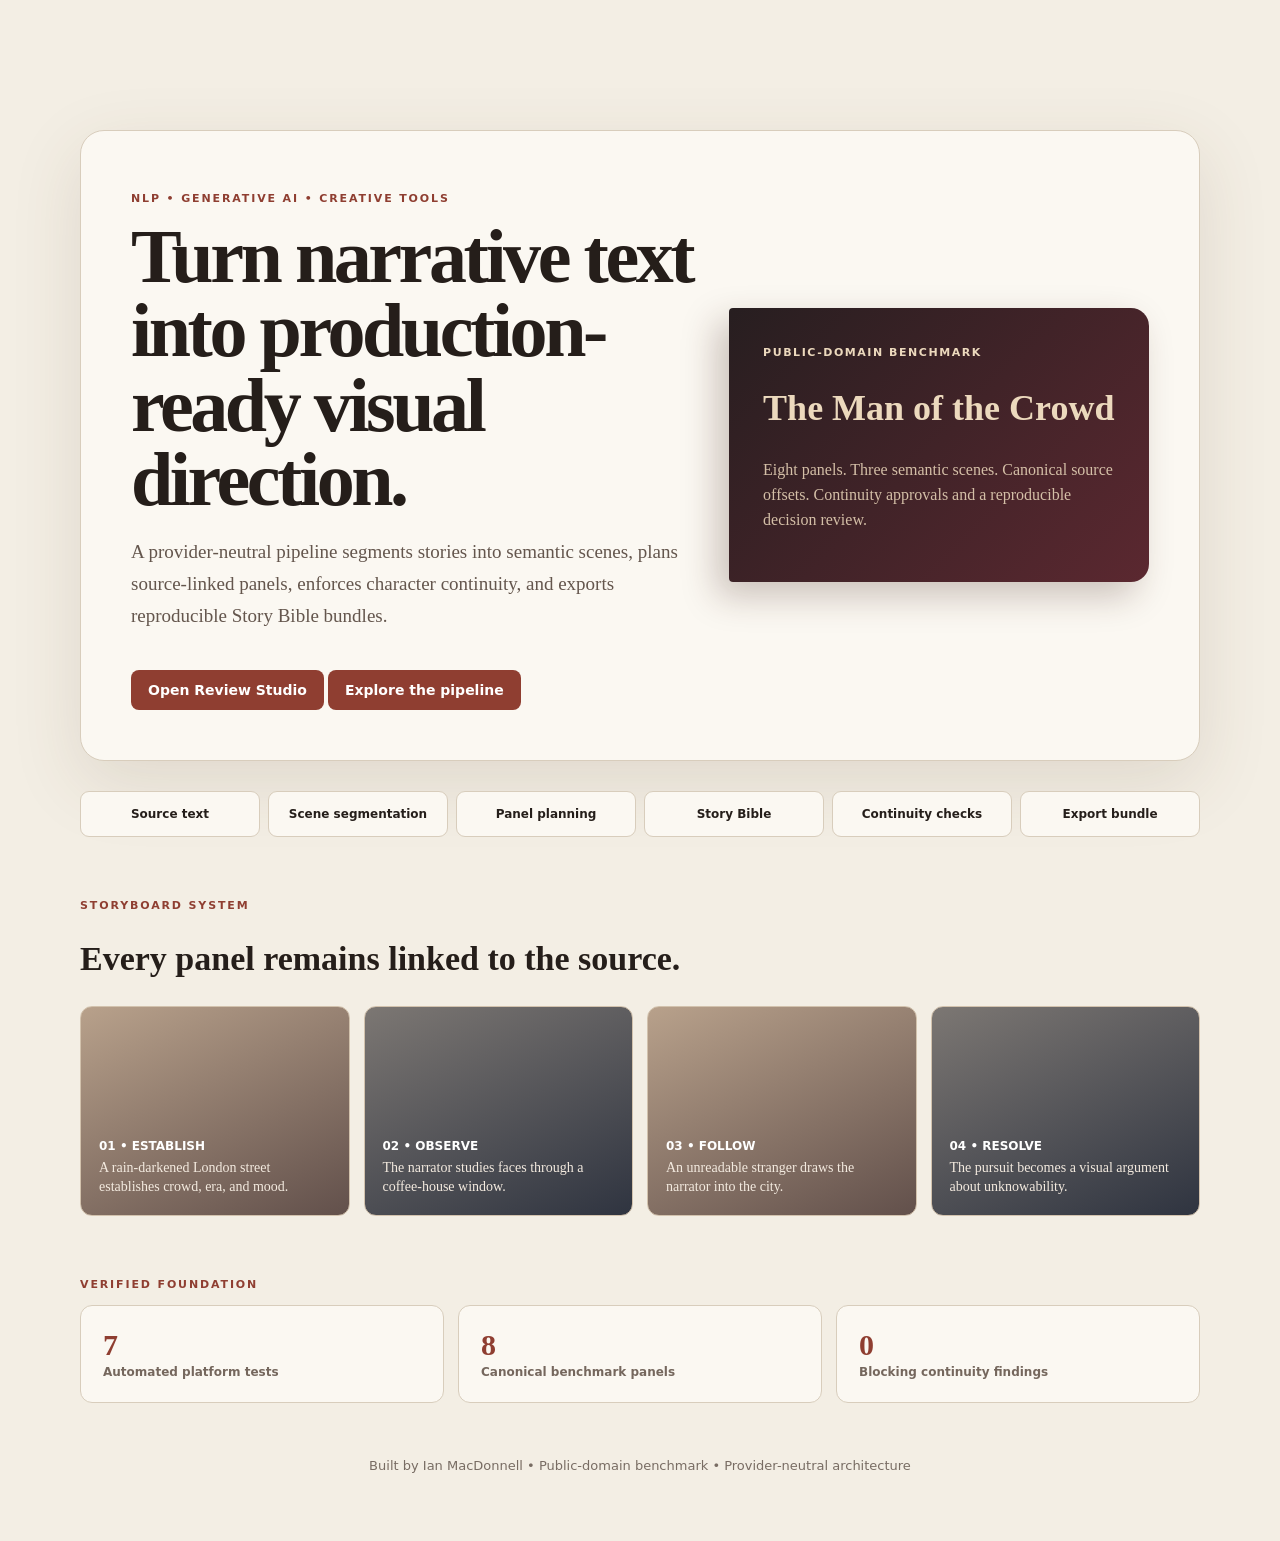
<file: docs/index.html>
<!doctype html>
<html lang="en">
  <head>
    <meta charset="utf-8" />
    <meta name="viewport" content="width=device-width, initial-scale=1" />
    <meta name="description" content="AI story visualization pipeline and continuity benchmark case study." />
    <title>Story Visual Pipeline | Case Study</title>
    <style>
      :root{font-family:Georgia,serif;color:#251e1a;background:#f3eee4}*{box-sizing:border-box}body{margin:0}main{width:min(1120px,calc(100% - 34px));margin:auto;padding:68px 0}
      .hero{display:grid;grid-template-columns:1.15fr .85fr;gap:30px;align-items:center;padding:50px;border:1px solid #d8cdbc;border-radius:24px;background:#fbf8f2;box-shadow:0 22px 70px #563e2620}
      .eyebrow{font:800 11px ui-sans-serif,system-ui;letter-spacing:.17em;color:#8f3e31;text-transform:uppercase}h1{margin:14px 0;font-size:clamp(42px,7vw,76px);line-height:.98;letter-spacing:-.045em}
      .lead{font-size:19px;line-height:1.7;color:#64564d}.button{display:inline-block;margin-top:18px;padding:12px 17px;border-radius:8px;color:white;background:#8f3e31;text-decoration:none;font:800 14px ui-sans-serif,system-ui}
      .book{padding:34px;border-radius:4px 18px 18px 4px;color:#ecd9bd;background:linear-gradient(135deg,#271e20,#5b2830);box-shadow:-12px 14px 35px #40211940}.book small{font:700 11px ui-sans-serif,system-ui;letter-spacing:.14em}.book h2{font-size:36px;line-height:1.05}.book p{color:#d4bfa7;line-height:1.55}
      .pipeline{display:grid;grid-template-columns:repeat(6,1fr);gap:8px;margin:30px 0}.pipeline span{padding:15px 8px;border:1px solid #d8cdbc;border-radius:9px;text-align:center;background:#fbf8f2;font:750 12px ui-sans-serif,system-ui}
      .storyboard{display:grid;grid-template-columns:repeat(4,1fr);gap:14px}.panel{min-height:210px;padding:18px;border:1px solid #d2c2ad;border-radius:12px;background:linear-gradient(155deg,#b8a18b,#62504b);color:white;display:flex;flex-direction:column;justify-content:flex-end}.panel:nth-child(2n){background:linear-gradient(155deg,#7c7773,#2f3440)}.panel b{font:800 12px ui-sans-serif,system-ui}.panel span{margin-top:6px;font-size:14px;line-height:1.35;color:#f3eadf}
      .proof{display:grid;grid-template-columns:repeat(3,1fr);gap:14px;margin-top:14px}.proof div{padding:22px;border:1px solid #d8cdbc;border-radius:12px;background:#fbf8f2}.proof strong{display:block;font-size:30px;color:#8f3e31}.proof span{font:650 12px ui-sans-serif,system-ui;color:#75675d}
      section{margin-top:62px}section h2{font-size:34px}footer{margin-top:55px;color:#786c63;text-align:center;font:13px ui-sans-serif,system-ui}@media(max-width:760px){.hero,.storyboard,.proof,.pipeline{grid-template-columns:1fr}.hero{padding:30px 24px}}
    </style>
  </head>
  <body>
    <main>
      <section class="hero"><div><p class="eyebrow">NLP • GENERATIVE AI • CREATIVE TOOLS</p><h1>Turn narrative text into production-ready visual direction.</h1><p class="lead">A provider-neutral pipeline segments stories into semantic scenes, plans source-linked panels, enforces character continuity, and exports reproducible Story Bible bundles.</p><a class="button" href="review/">Open Review Studio</a> <a class="button" href="https://github.com/IanRmacdonnell/ai-story-visualization-pipeline">Explore the pipeline</a></div><div class="book"><small>PUBLIC-DOMAIN BENCHMARK</small><h2>The Man of the Crowd</h2><p>Eight panels. Three semantic scenes. Canonical source offsets. Continuity approvals and a reproducible decision review.</p></div></section>
      <div class="pipeline"><span>Source text</span><span>Scene segmentation</span><span>Panel planning</span><span>Story Bible</span><span>Continuity checks</span><span>Export bundle</span></div>
      <section><p class="eyebrow">STORYBOARD SYSTEM</p><h2>Every panel remains linked to the source.</h2><div class="storyboard"><div class="panel"><b>01 • ESTABLISH</b><span>A rain-darkened London street establishes crowd, era, and mood.</span></div><div class="panel"><b>02 • OBSERVE</b><span>The narrator studies faces through a coffee-house window.</span></div><div class="panel"><b>03 • FOLLOW</b><span>An unreadable stranger draws the narrator into the city.</span></div><div class="panel"><b>04 • RESOLVE</b><span>The pursuit becomes a visual argument about unknowability.</span></div></div></section>
      <section><p class="eyebrow">VERIFIED FOUNDATION</p><div class="proof"><div><strong>7</strong><span>Automated platform tests</span></div><div><strong>8</strong><span>Canonical benchmark panels</span></div><div><strong>0</strong><span>Blocking continuity findings</span></div></div></section>
      <footer>Built by Ian MacDonnell • Public-domain benchmark • Provider-neutral architecture</footer>
    </main>
  </body>
</html>
</file>
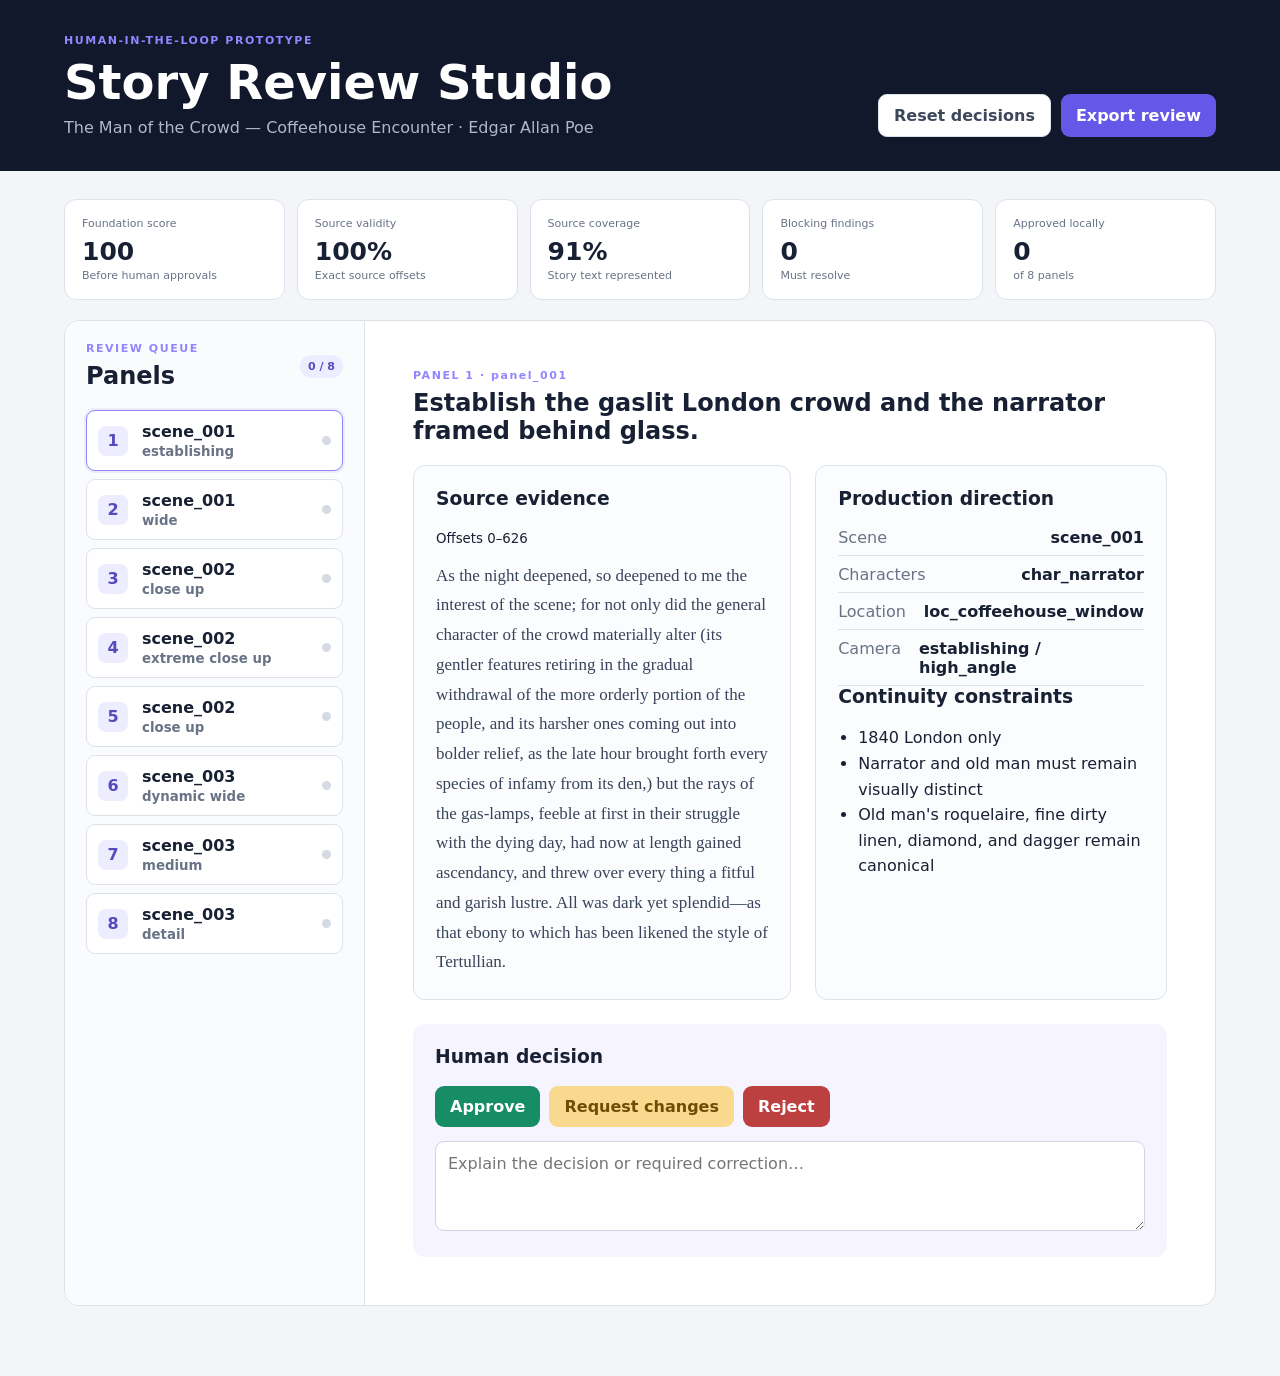
<file: review-app/index.html>
<!doctype html>
<html lang="en">
  <head>
    <meta charset="UTF-8" />
    <meta name="viewport" content="width=device-width, initial-scale=1.0" />
    <meta name="description" content="Human review workspace for source-linked StoryBible panels." />
    <title>Story Review Studio</title>
    <link rel="stylesheet" href="styles.css" />
  </head>
  <body>
    <header>
      <div>
        <p class="eyebrow">HUMAN-IN-THE-LOOP PROTOTYPE</p>
        <h1>Story Review Studio</h1>
        <p id="project-label">Loading canonical benchmark…</p>
      </div>
      <div class="header-actions">
        <button id="reset" class="secondary">Reset decisions</button>
        <button id="export" class="primary">Export review</button>
      </div>
    </header>

    <main>
      <section id="metrics" class="metrics" aria-label="Quality metrics"></section>
      <section class="workspace">
        <aside>
          <div class="aside-heading">
            <div><p class="eyebrow">REVIEW QUEUE</p><h2>Panels</h2></div>
            <span id="progress">0 / 0</span>
          </div>
          <nav id="panel-list" aria-label="Panels awaiting review"></nav>
        </aside>
        <article id="panel-detail" class="panel-detail" aria-live="polite"></article>
      </section>
    </main>
    <script type="module" src="app.js"></script>
  </body>
</html>
</file>
<file: review-app/styles.css>
:root { font-family: Inter, ui-sans-serif, system-ui, sans-serif; color: #182033; background: #f3f5f9; --ink:#182033; --muted:#697386; --border:#dde2ea; --purple:#6558e8; }
* { box-sizing: border-box; }
body { margin: 0; min-width: 320px; }
button, textarea { font: inherit; }
header { display:flex; justify-content:space-between; align-items:end; gap:24px; padding:34px clamp(20px,5vw,72px); color:white; background:#11182b; }
h1,h2,h3,p { margin-top:0; }
h1 { margin-bottom:8px; font-size:clamp(30px,4vw,48px); }
header p:last-child { margin-bottom:0; color:#aeb8cc; }
.eyebrow { margin-bottom:7px; color:#9186ff; font-size:11px; font-weight:800; letter-spacing:.14em; }
.header-actions { display:flex; gap:10px; }
button { border:0; border-radius:9px; padding:11px 15px; font-weight:750; cursor:pointer; }
.primary { color:white; background:var(--purple); }
.secondary { color:#3e485c; background:white; border:1px solid var(--border); }
main { padding:28px clamp(20px,5vw,72px) 70px; }
.metrics { display:grid; grid-template-columns:repeat(5,1fr); gap:12px; margin-bottom:20px; }
.metric { padding:17px; border:1px solid var(--border); border-radius:12px; background:white; }
.metric span,.metric small { display:block; color:var(--muted); font-size:11px; }
.metric strong { display:block; margin:7px 0 3px; font-size:25px; }
.workspace { display:grid; grid-template-columns:300px minmax(0,1fr); min-height:620px; overflow:hidden; border:1px solid var(--border); border-radius:15px; background:white; }
aside { padding:21px; border-right:1px solid var(--border); background:#fafbfc; }
.aside-heading { display:flex; justify-content:space-between; align-items:center; }
.aside-heading h2 { margin-bottom:0; }
#progress { padding:5px 8px; border-radius:999px; color:#554bbd; background:#eeecff; font-size:11px; font-weight:800; }
#panel-list { display:grid; gap:8px; margin-top:20px; }
.panel-link { display:grid; grid-template-columns:34px 1fr auto; align-items:center; gap:10px; width:100%; padding:11px; text-align:left; color:var(--ink); background:white; border:1px solid var(--border); }
.panel-link.active { border-color:#8f85f4; box-shadow:0 0 0 2px #8f85f422; }
.panel-link .number { display:grid; place-items:center; width:30px; height:30px; border-radius:8px; color:#554bbd; background:#eeecff; }
.panel-link strong,.panel-link small { display:block; }
.panel-link small { margin-top:3px; color:var(--muted); }
.status-dot { width:9px; height:9px; border-radius:50%; background:#d5dae3; }
.status-dot.approved { background:#1fa877; }.status-dot.rejected { background:#d34e4e; }.status-dot.changes { background:#e3a32f; }
.panel-detail { padding:clamp(24px,4vw,48px); }
.detail-grid { display:grid; grid-template-columns:1.1fr .9fr; gap:24px; }
.source-card,.direction-card { padding:22px; border:1px solid var(--border); border-radius:12px; background:#fbfcfe; }
.source-card blockquote { margin:14px 0 0; color:#39445a; font:500 17px/1.75 Georgia,serif; }
.meta-list { display:grid; gap:9px; margin:17px 0 0; }
.meta-list div { display:flex; justify-content:space-between; gap:18px; padding-bottom:8px; border-bottom:1px solid var(--border); }
.meta-list span { color:var(--muted); }
.constraints { padding-left:20px; line-height:1.6; }
.decision-box { margin-top:24px; padding:22px; border-radius:12px; background:#f6f4ff; }
.decision-actions { display:flex; flex-wrap:wrap; gap:9px; }
.approve { color:white; background:#168d65; }.reject { color:white; background:#bd4040; }.changes { color:#714d04; background:#f8d98d; }
textarea { width:100%; min-height:90px; margin-top:14px; padding:12px; border:1px solid #cfd5df; border-radius:9px; resize:vertical; }
@media(max-width:1000px){.metrics{grid-template-columns:repeat(3,1fr)}.workspace{grid-template-columns:1fr}aside{border-right:0;border-bottom:1px solid var(--border)}#panel-list{grid-template-columns:repeat(2,1fr)}.detail-grid{grid-template-columns:1fr}}
@media(max-width:640px){header{align-items:flex-start;flex-direction:column}.metrics{grid-template-columns:1fr 1fr}#panel-list{grid-template-columns:1fr}.header-actions{width:100%}.header-actions button{flex:1}}
</file>
